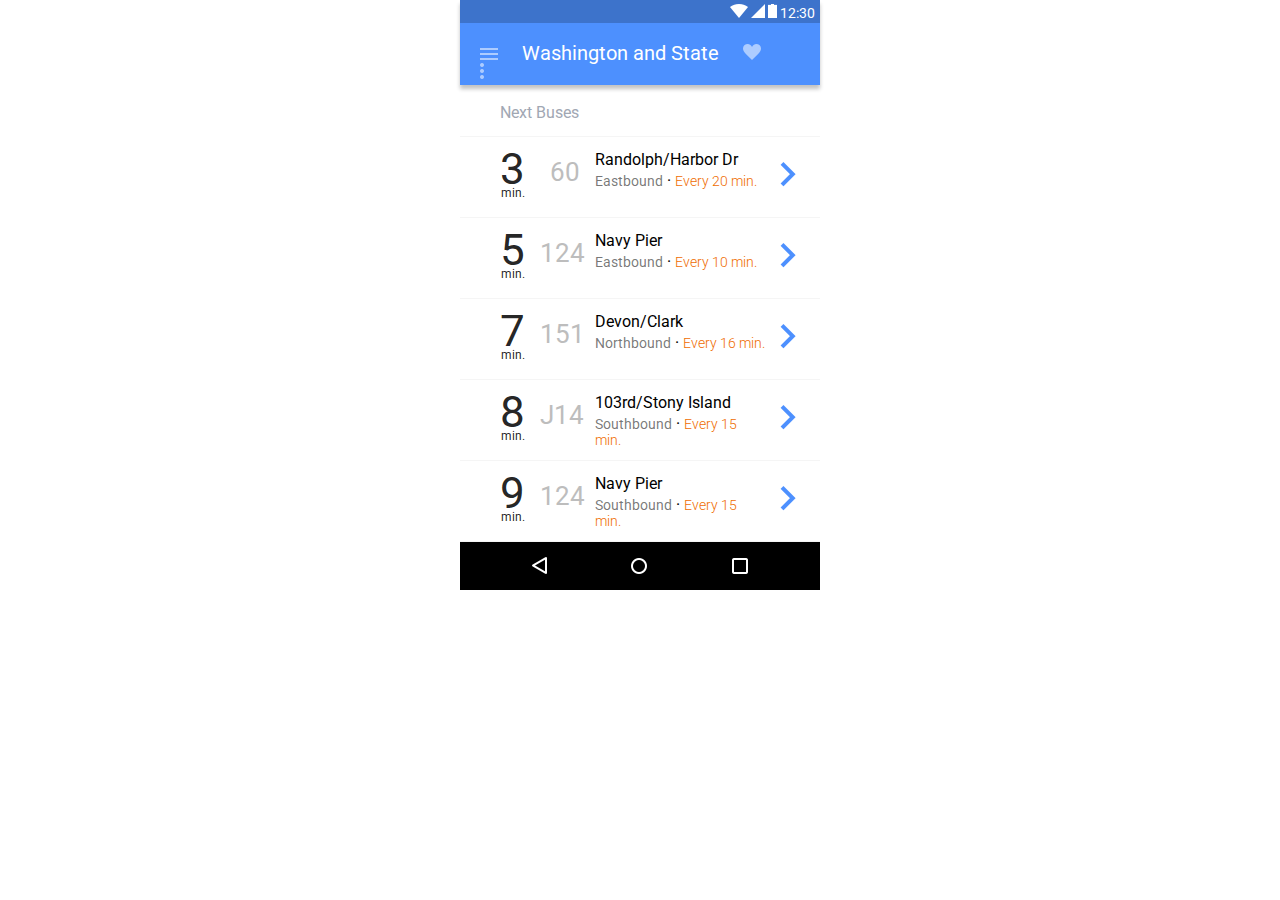
<file: index.html>
<!DOCTYPE html>
<html lang="en" dir="ltr">
  <head>
    <meta name="viewport" content="width=device-width, initial-scale=1"> <!-- This is key to allowing Responsive Design occur online. -->
    <link rel="stylesheet" type="text/css" href="css/reset.css">
    <link rel="stylesheet" type="text/css" href="css/style2.css">
    <link href="https://fonts.googleapis.com/css?family=Open+Sans|Roboto:300,400,500" rel="stylesheet">
    <meta charset="utf-8">
    <title>Busy Bus - Buses</title>
  </head>
  <body>

    <section class="container">
      <header>
        <div class="statusbar">
          <div class="status_content">
          <img src="img/wifi.png" alt="Wifi" />
          <img src="img/cellular.png" alt="Cellullar" />
          <img src="img/battery.png" alt="Battery" />
          12:30
        </div>
        </div>
        </div>
        <div class="navbar">
        <div class="menu">
          <img src="img/menu.png" alt="Hamburger Menu" />
        </div>
        <h1>Washington and State</h1>
        <div class="menu">
          <img src="img/favorite.png" alt="Favorite" />
        </div>
          <div class="menu">
          <img src="img/more.png" alt="More" />
        </div>
        </div>
        </header>
        <section class="listing">
          <h3>Next Buses</h3>
          <ul>
            <li class="bus_time">
              <span class="number">3</span>
              <span class = "minutes">min.</span></li>
            <li class="bus_line">
              <span class="bus_line_number">60</span></li>
            <li class="bus_destination">
              <span class="direction">Randolph/Harbor Dr</span>
              <span class="via">Eastbound</span> ·
              <span class="new_status">Every 20 min.</span></li>
            <li class="more_info">
              <img src="img/arrow2.png" alt="See More Info" /></li>
          </ul>
          <ul>
            <li class="bus_time">
              <span class="number">5</span>
              <span class = "minutes">min.</span></li>
            <li class="bus_line">
              <span class="bus_line_number">124</span></li>
            <li class="bus_destination">
              <span class="direction">Navy Pier</span>
              <span class="via">Eastbound</span> ·
              <span class="new_status">Every 10 min.</span></li>
            <li class="more_info">
              <img src="img/arrow2.png" alt="See More Info" /></li>
          </ul>
          <ul>
            <li class="bus_time">
              <span class="number">7</span>
              <span class = "minutes">min.</span></li>
            <li class="bus_line">
              <span class="bus_line_number">151</span></li>
            <li class="bus_destination">
              <span class="direction">Devon/Clark</span>
              <span class="via">Northbound</span> · <span class="new_status">Every 16 min.</span></li>
            <li class="more_info">
              <img src="img/arrow2.png" alt="See More Info" /></li>
          </ul>
          <ul>
            <li class="bus_time">
              <span class="number">8</span>
              <span class = "minutes">min.</span></li>
            <li class="bus_line">
              <span class="bus_line_number">J14</span></li>
            <li class="bus_destination">
              <span class="direction">103rd/Stony Island</span>
              <span class="via">Southbound</span> ·
              <span class="new_status">Every 15 min.</span></li>
            <li class="more_info">
              <img src="img/arrow2.png" alt="See More Info" /></li>
          </ul>
          <ul>
            <li class="bus_time">
              <span class="number">9</span>
              <span class = "minutes">min.</span></li>
            <li class="bus_line">
              <span class="bus_line_number">124</span></li>
            <li class="bus_destination">
              <span class="direction">Navy Pier</span>
              <span class="via">Southbound</span> ·
              <span class="new_status">Every 15 min.</span></li>
            <li class="more_info">
              <img src="img/arrow2.png" alt="See More Info" /></li>
          </ul>
      </section>

    <section class="footer">
      <img class="item1" src="img/back.png" alt="Go Back" />
      <img class="item2" src="img/home.png" alt="Go Home" />
      <img class="item3" src="img/recent.png" alt="Recent" />
      </section>
      </section>
  </body>
</html>
</file>
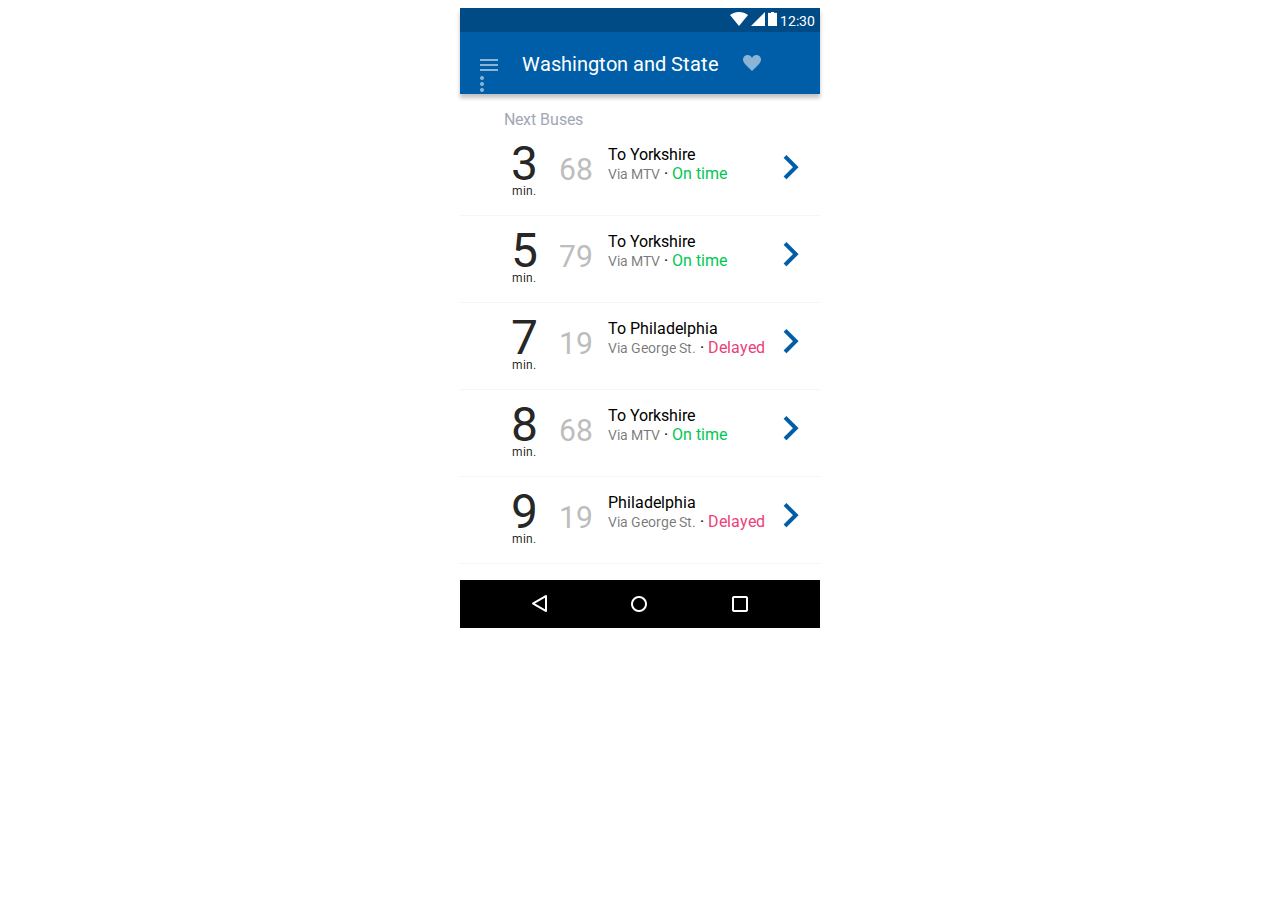
<file: original.html>
<!DOCTYPE html>
<html lang="en" dir="ltr">
  <head>
    <meta name="viewport" content="width=device-width, initial-scale=1"> <!-- This is key to allowing Responsive Design occur online. -->
    <link rel="stylesheet" type="text/css" href="old_css/style.css">
    <link href="https://fonts.googleapis.com/css?family=Open+Sans|Roboto:400,500" rel="stylesheet">
    <meta charset="utf-8">
    <title>Busy Bus - Buses</title>
  </head>
  <body>

    <section class="container">
      <header>
        <div class="statusbar">
          <div class="status_content">
          <img src="img/wifi.png" alt="Wifi" />
          <img src="img/cellular.png" alt="Cellullar" />
          <img src="img/battery.png" alt="Battery" />
          12:30
        </div>
        </div>
        </div>
        <div class="navbar">
        <div class="menu">
          <img src="img/menu.png" alt="Hamburger Menu" />
        </div>
        <h1>Washington and State</h1>
        <div class="menu">
          <img src="img/favorite.png" alt="Favorite" />
        </div>
          <div class="menu">
          <img src="img/more.png" alt="More" />
        </div>
        </div>
        </header>
        <section class="listing">
          <h3>Next Buses</h3>
          <ul>
            <li class="bus_time"><span class="number">3</span> <span class = "minutes">min.</span></li>
            <li class="bus_line"><span class="bus_line_number">68</span></li>
            <li class="bus_destination"><span class="direction">To Yorkshire</span><span class="via">Via MTV</span> · <span class="status">On time</span></li>
            <li class="more_info"><img src="img/arrow.png" alt="See More Info" /></li>
          </ul>
          <ul>
            <li class="bus_time"><span class="number">5</span> <span class = "minutes">min.</span></li>
            <li class="bus_line"><span class="bus_line_number">79</span></li>
            <li class="bus_destination"><span class="direction">To Yorkshire</span><span class="via">Via MTV</span> · <span class="status">On time</span></li>
            <li class="more_info"><img src="img/arrow.png" alt="See More Info" /></li>
          </ul>
          <ul>
            <li class="bus_time"><span class="number">7</span> <span class = "minutes">min.</span></li>
            <li class="bus_line"><span class="bus_line_number">19</span></li>
            <li class="bus_destination"><span class="direction">To Philadelphia</span><span class="via">Via George St.</span> · <span class="status_delayed">Delayed</span></li>
            <li class="more_info"><img src="img/arrow.png" alt="See More Info" /></li>
          </ul>
          <ul>
            <li class="bus_time"><span class="number">8</span> <span class = "minutes">min.</span></li>
            <li class="bus_line"><span class="bus_line_number">68</span></li>
            <li class="bus_destination"><span class="direction">To Yorkshire</span><span class="via">Via MTV</span> · <span class="status">On time</span></li>
            <li class="more_info"><img src="img/arrow.png" alt="See More Info" /></li>
          </ul>
          <ul>
            <li class="bus_time"><span class="number">9</span> <span class = "minutes">min.</span></li>
            <li class="bus_line"><span class="bus_line_number">19</span></li>
            <li class="bus_destination"><span class="direction">Philadelphia</span><span class="via">Via George St.</span> · <span class="status_delayed">Delayed</span></li>
            <li class="more_info"><img src="img/arrow.png" alt="See More Info" /></li>
          </ul>
      </section>

    <section class="footer">
      <img class="item1" src="img/back.png" alt="Go Back" />
      <img class="item2" src="img/home.png" alt="Go Home" />
      <img class="item3" src="img/recent.png" alt="Recent" />
      </section>
      </section>
  </body>
</html>
</file>
<file: css/style2.css>
body {
  font-family: 'Roboto', sans-serif;
}

.container {
  width: 100%;
  max-width: 360px;
  background-color: #fff;
  margin: 0 auto;
}
.statusbar {
  width: 100%;
  background-color: rgba(0, 0, 0, 0.2);
}

.status_content {
  padding-left: 75%;
  padding-top: 1%;
  padding-bottom: 1%;
  width: 30%;
  color: #fff;
  font-family: 'Roboto', sans-serif;
  font-size: 14px;
}

header {
  width: 100%;
  background-color: #4D90FE;
  color: #fff;
  font-family: 'Roboto', sans-serif;
  box-shadow: 0px 0px 4px rgba(0, 0, 0, 0.12);
  box-shadow: 0px 4px 4px rgba(0, 0, 0, 0.24);
}

header h1 {
width: 200px;
font-size: 20px;
display: inline;
margin-right: 20px;
font-weight: 400;
}

.navbar {
  padding: 20px;
  height: 22px;
}

.menu {
margin-right: 20px;
display: inline;
}


/*
.listing {
  padding-left: 44px;
} */

.listing h3 {
  color: #A1A7B3;
  padding-top: 20px;
  padding-left: 40px;
  font-size: 16px;
  font-weight: 400;
  padding-bottom: 15px;
  border-bottom: 1px solid #f5f5f5;
}

/* Just in case I need it afterwards
#buses {
  width: 360px;
  height: auto;
  border-bottom: 1px solid;
  border-color: #000;
  display: block;
}
*/


ul {
  padding: 0px 0px 0px 0;
  border-bottom: 1px solid #f5f5f5;
  max-height: 80px;

}
.listing li {
  display: block;
  padding-top: 15px;
  padding-right: 15px;
}


/*Group 1: Bus Time*/
.bus_time {
  height: 65px;
  width: 25px;
  font-size: 44px;
  color: rgba(0, 0, 0, 0.87);
  float: left;
  padding-left: 40px;
  margin: auto;
}

.number {
  text-align: center;
  padding: 0;
  line-height: 0.8;
  display: block;
}

.minutes {
  font-size: 12px;
  text-align: center;
  display: block;
}


/*Group 2: Bus Line*/
.bus_line {
  width:40px;
  height: 65px;
  color: #BDBDBD;
  float: left;
  font-size: 26px;
  font-weight: 400;
  text-align: right;
  /*padding-left: 5px;
  padding-right: 5px;*/
}

.bus_line_number {
  display: inline;
  position: relative;
  top: 10%;
  text-align: right;
}


/*Group 3: Bus Time*/
.bus_destination {
  height: 65px;
  /*padding-left: 5px;
  padding-right: 5px;*/
  width: 170px;
  float: left;
}

.direction {
/*margin-top: 7px;*/
  display: block;
  margin-bottom: 5px;
}

.via {
  font-size: 14px;
  color: rgba(0, 0, 0, 0.54);
}

.status{
  color: #00C853;
}

.status_delayed {
  color: #EC407A;
}

.new_status {
  /*color: #31DBB5;*/
  color: #EF6C00;
  font-size: 14px;
  font-weight: 300;
}

/*Group 4: Arrow*/
.more_info {
  height: 65px;
  padding-right: 45px;
}

.more_info img {
  margin-top: 10px;
}

/* Footer */
.footer {
  padding-top: 15px;
  width: 360px;
  height: 33px;
  background-color: #000;
}

.item1 {
  padding: 0;
  position: relative;
  left: 72px;
}

.item2 {
  padding: 0;
  position: relative;
  left: 152px;
}

.item3 {
  padding: 0;
  position: relative;
  left: 233px;
}
</file>
<file: old_css/style.css>
body {
  font-family: 'Roboto', sans-serif;
}

.container {
  width: 100%;
  max-width: 360px;
  background-color: #fff;
  margin: 0 auto;
}
.statusbar {
  width: 100%;
  background-color: rgba(0, 0, 0, 0.2);
}

.status_content {
  padding-left: 75%;
  padding-top: 1%;
  padding-bottom: 1%;
  width: 30%;
  color: #fff;
  font-family: 'Roboto', sans-serif;
  font-size: 14px;
}

header {
  width: 100%;
  background-color: #005EA8;
  color: #fff;
  font-family: 'Roboto', sans-serif;
  box-shadow: 0px 0px 4px rgba(0, 0, 0, 0.12);
  box-shadow: 0px 4px 4px rgba(0, 0, 0, 0.24);
}

header h1 {
width: 200px;
font-size: 20px;
display: inline;
margin-right: 20px;
font-weight: 400;
}

.navbar {
  padding: 20px;
  height: 22px;
}

.menu {
margin-right: 20px;
display: inline;
}


/*
.listing {
  padding-left: 44px;
} */

.listing h3 {
  color: #A1A7B3;
  padding-left: 44px;
  font-size: 16px;
  font-weight: 400;
}

/* Just in case I need it afterwards
#buses {
  width: 360px;
  height: auto;
  border-bottom: 1px solid;
  border-color: #000;
  display: block;
}
*/


ul {
  padding: 0 0 0px 0;
  border-bottom: 1px solid #f5f5f5;
  max-height: 90px;

}
.listing li {
  display: block;
  padding-right: 15px;
}


/*Group 1: Bus Time*/
.bus_time {
  height: 70px;
  width: 40px;
  font-size: 48px;
  color: rgba(0, 0, 0, 0.87);
  float: left;
  padding-left: 44px;
  margin: auto;
}

.number {
  text-align: center;
  padding: 0;
  line-height: 0.8;
  display: block;
}

.minutes {
  font-size: 12px;
  text-align: center;
  display: block;
}


/*Group 2: Bus Line*/
.bus_line {
  height: 70px;
  color: #BDBDBD;
  float: left;
  font-size: 30px;
  font-weight: 400;
  /*padding-left: 5px;
  padding-right: 5px;*/
}

.bus_line_number {
  display: inline;
  position: relative;
  top: 10%;
}


/*Group 3: Bus Time*/
.bus_destination {
  height: 70px;
  /*padding-left: 5px;
  padding-right: 5px;*/
  width: 160px;
  float: left;
}

.direction {
/*margin-top: 7px;*/
  display: block;
}

.via {
  font-size: 14px;
  color: rgba(0, 0, 0, 0.54);
}

.status{
  color: #00C853;
}

.status_delayed {
  color: #EC407A;
}

.new_status {
  color: #00C853;
  font-size: 12px;
}

/*Group 4: Arrow*/
.more_info {
  height: 70px;
  padding-right: 45px;
}

.more_info img {
  margin-top: 10px;
}

/* Footer */
.footer {
  padding-top: 15px;
  width: 360px;
  height: 33px;
  background-color: #000;
}

.item1 {
  padding: 0;
  position: relative;
  left: 72px;
}

.item2 {
  padding: 0;
  position: relative;
  left: 152px;
}

.item3 {
  padding: 0;
  position: relative;
  left: 233px;
}
</file>
